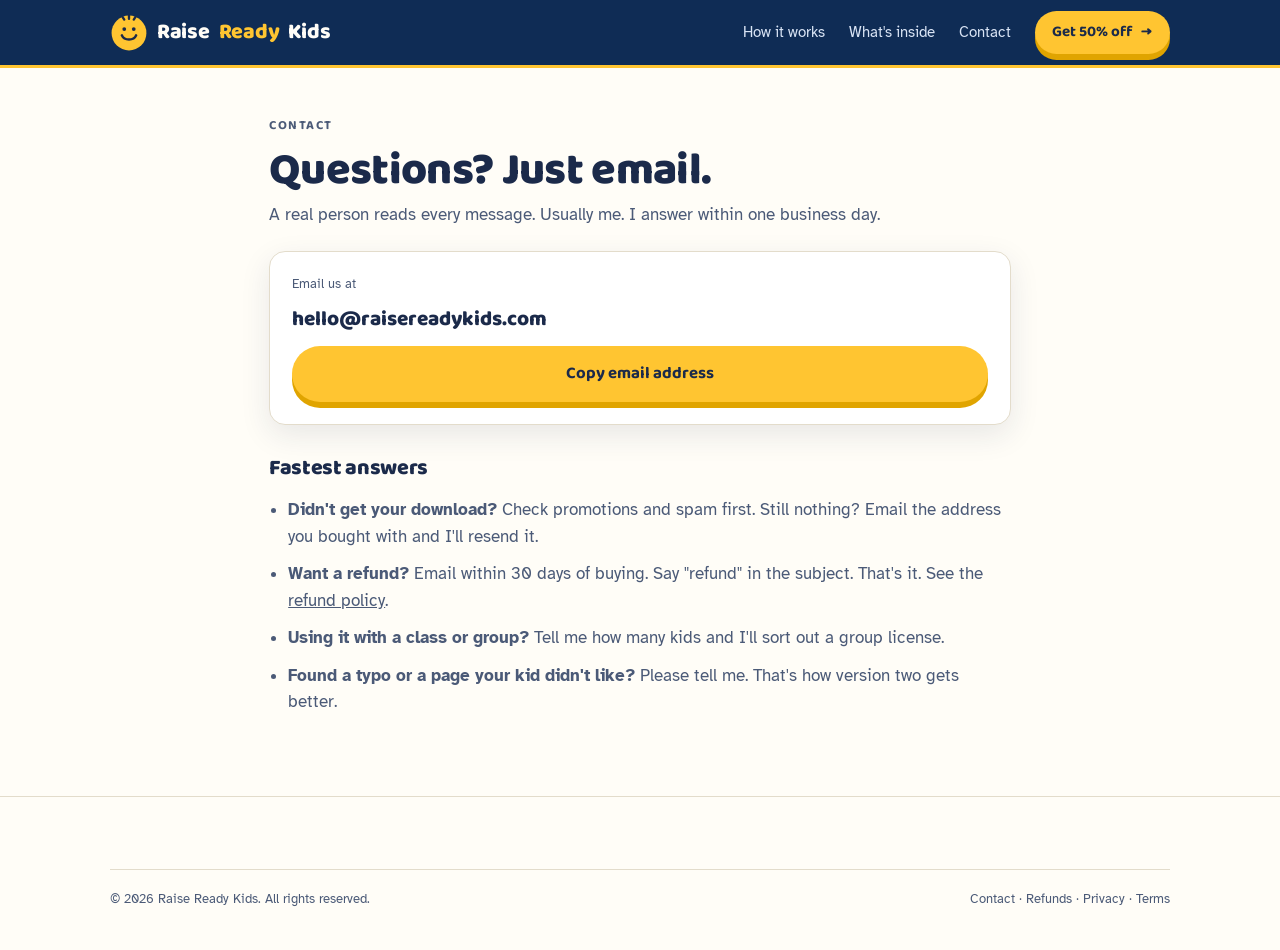
<file: contact.html>
<!doctype html>
<html lang="en" class="no-js">
<head>
<meta charset="utf-8">
<meta name="viewport" content="width=device-width, initial-scale=1, viewport-fit=cover">
<title>Contact — Raise Ready Kids</title>
<meta name="description" content="Questions about the Kids Life Skills Bundle? Email us. A real dad answers.">
<link rel="canonical" href="https://raisereadykids.com/contact.html">
<link rel="preconnect" href="https://fonts.googleapis.com">
<link rel="preconnect" href="https://fonts.gstatic.com" crossorigin>
<link rel="stylesheet" href="https://fonts.googleapis.com/css2?family=Baloo+2:wght@600;700;800&family=Atkinson+Hyperlegible:ital,wght@0,400;0,700;1,400&display=swap">
<link rel="stylesheet" href="/assets/styles.css?v=3">
</head>
<body>
<header class="site-header">
  <div class="container">
    <a class="brand" href="/" aria-label="Raise Ready Kids home"><svg viewBox="0 0 48 48" aria-hidden="true"><circle cx="24" cy="24" r="22" fill="#ffc531"/><path d="M15 27c3 7 15 7 18 0" fill="none" stroke="#1b2a4a" stroke-width="3.2" stroke-linecap="round"/><circle cx="18" cy="19" r="2.4" fill="#1b2a4a"/><circle cx="30" cy="19" r="2.4" fill="#1b2a4a"/><path d="M24 6v-4M30 7l2-3M18 7l-2-3" stroke="#1b2a4a" stroke-width="3" stroke-linecap="round"/></svg>Raise<span>Ready</span>Kids</a>
    <button class="nav-toggle" aria-label="Open menu" aria-expanded="false" aria-controls="nav">☰</button>
    <nav class="nav" id="nav" aria-label="Site">
      <a href="/#plan">How it works</a>
      <a href="/#get-list">What's inside</a>
      <a href="/contact.html">Contact</a>
      <a class="btn btn-cta" href="/#get">Get 50% off <span class="arr">→</span></a>
    </nav>
  </div>
</header>
<main class="legal-page">
  <div class="container">
    <p class="eyebrow">Contact</p>
    <h1>Questions? Just email.</h1>
    <p>A real person reads every message. Usually me. I answer within one business day.</p>
    <div class="contact-card">
      <span class="fine">Email us at</span>
      <span class="email">hello@raisereadykids.com</span>
      <button class="btn btn-cta" type="button" id="copyEmail" data-email="hello@raisereadykids.com">Copy email address</button>
    </div>
    <h2>Fastest answers</h2>
    <ul>
      <li><b>Didn't get your download?</b> Check promotions and spam first. Still nothing? Email the address you bought with and I'll resend it.</li>
      <li><b>Want a refund?</b> Email within 30 days of buying. Say "refund" in the subject. That's it. See the <a href="/refund-policy.html">refund policy</a>.</li>
      <li><b>Using it with a class or group?</b> Tell me how many kids and I'll sort out a group license.</li>
      <li><b>Found a typo or a page your kid didn't like?</b> Please tell me. That's how version two gets better.</li>
    </ul>
  </div>
</main>
<footer class="site-footer">
  <div class="container">
    <div class="legal">
      <span>© <span id="year">2026</span> Raise Ready Kids. All rights reserved.</span>
      <span><a href="/contact.html">Contact</a> · <a href="/refund-policy.html">Refunds</a> · <a href="/privacy.html">Privacy</a> · <a href="/terms.html">Terms</a></span>
    </div>
  </div>
</footer>
<script src="/assets/main.js?v=2"></script>
</body>
</html>
</file>
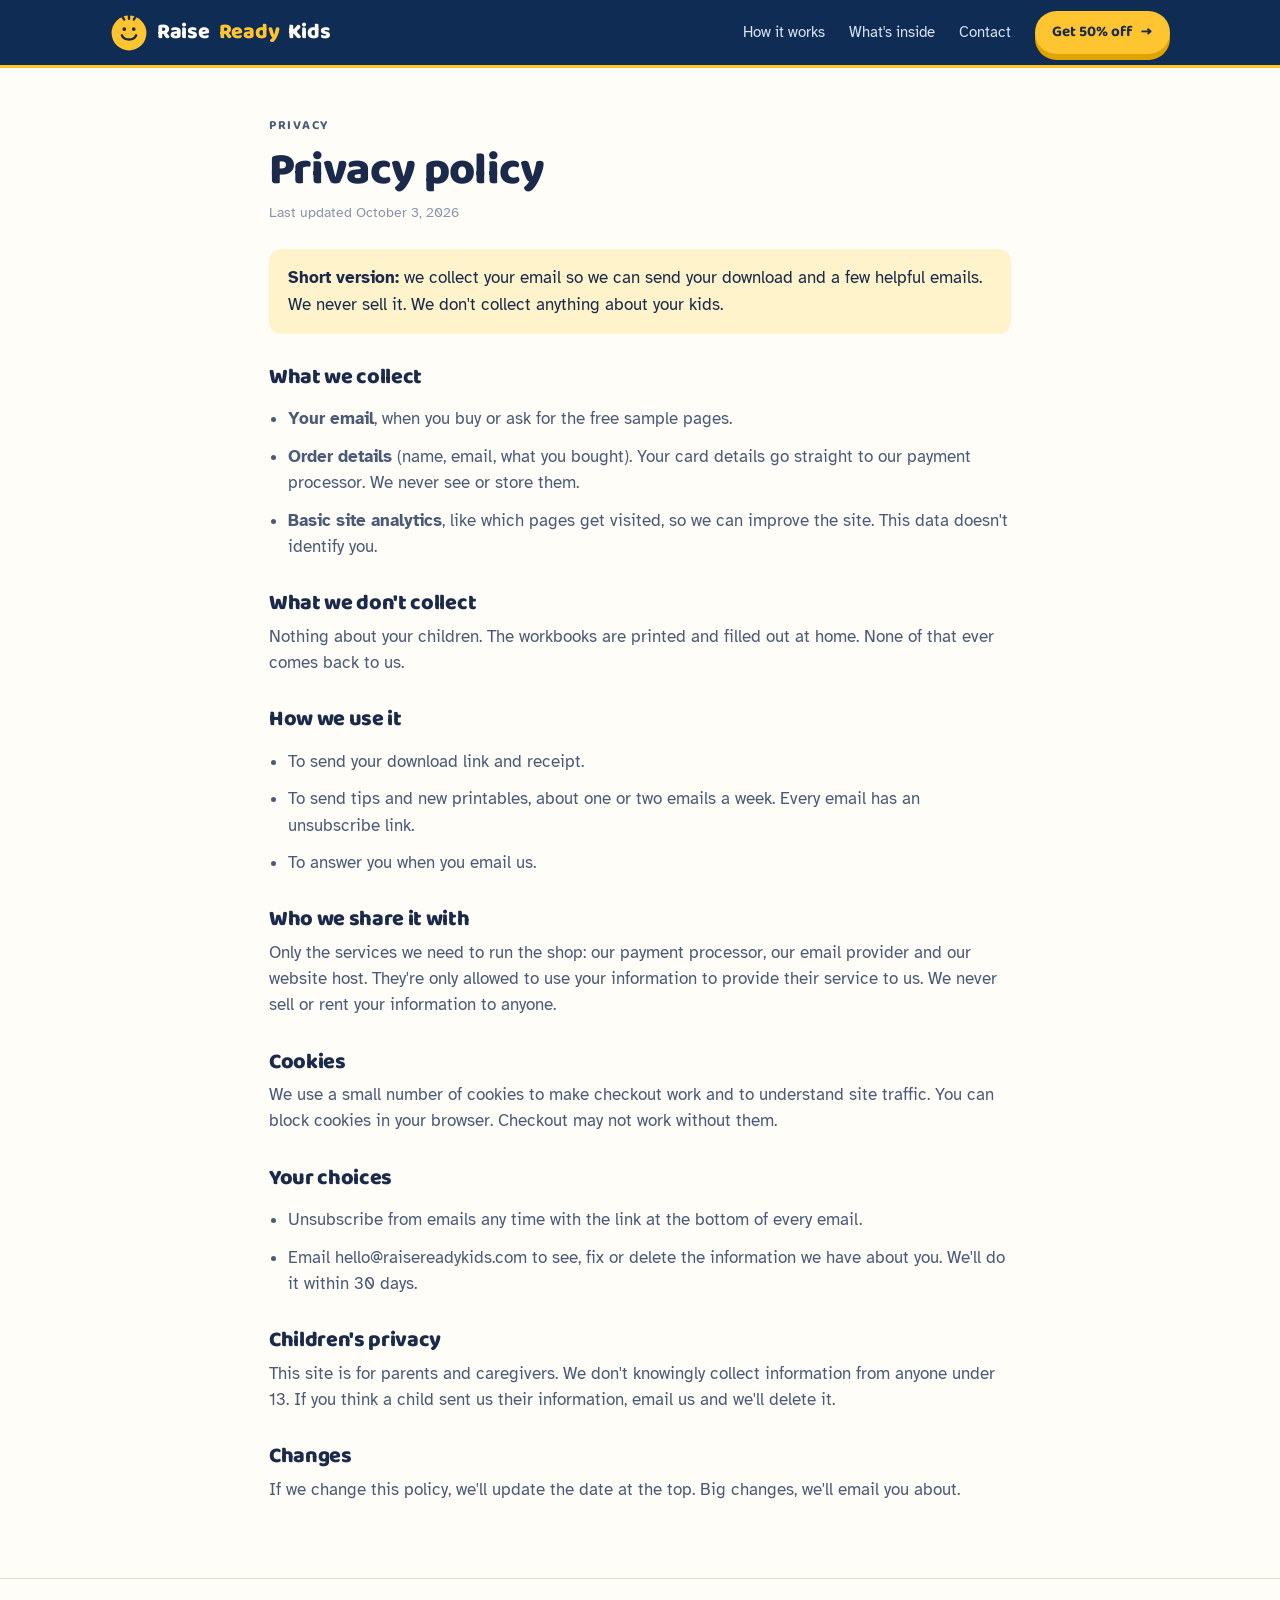
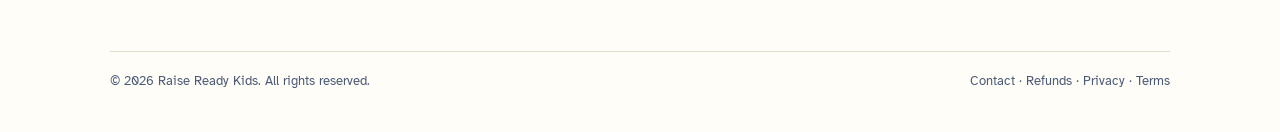
<file: privacy.html>
<!doctype html>
<html lang="en" class="no-js">
<head>
<meta charset="utf-8">
<meta name="viewport" content="width=device-width, initial-scale=1, viewport-fit=cover">
<title>Privacy policy — Raise Ready Kids</title>
<meta name="description" content="How Raise Ready Kids collects and uses your information. Short version: only what we need to send your download.">
<link rel="canonical" href="https://raisereadykids.com/privacy.html">
<link rel="preconnect" href="https://fonts.googleapis.com">
<link rel="preconnect" href="https://fonts.gstatic.com" crossorigin>
<link rel="stylesheet" href="https://fonts.googleapis.com/css2?family=Baloo+2:wght@600;700;800&family=Atkinson+Hyperlegible:ital,wght@0,400;0,700;1,400&display=swap">
<link rel="stylesheet" href="/assets/styles.css?v=3">
</head>
<body>
<header class="site-header">
  <div class="container">
    <a class="brand" href="/" aria-label="Raise Ready Kids home"><svg viewBox="0 0 48 48" aria-hidden="true"><circle cx="24" cy="24" r="22" fill="#ffc531"/><path d="M15 27c3 7 15 7 18 0" fill="none" stroke="#1b2a4a" stroke-width="3.2" stroke-linecap="round"/><circle cx="18" cy="19" r="2.4" fill="#1b2a4a"/><circle cx="30" cy="19" r="2.4" fill="#1b2a4a"/><path d="M24 6v-4M30 7l2-3M18 7l-2-3" stroke="#1b2a4a" stroke-width="3" stroke-linecap="round"/></svg>Raise<span>Ready</span>Kids</a>
    <button class="nav-toggle" aria-label="Open menu" aria-expanded="false" aria-controls="nav">☰</button>
    <nav class="nav" id="nav" aria-label="Site">
      <a href="/#plan">How it works</a>
      <a href="/#get-list">What's inside</a>
      <a href="/contact.html">Contact</a>
      <a class="btn btn-cta" href="/#get">Get 50% off <span class="arr">→</span></a>
    </nav>
  </div>
</header>
<main class="legal-page">
  <div class="container">
    <p class="eyebrow">Privacy</p>
    <h1>Privacy policy</h1>
    <p class="updated">Last updated October 3, 2026</p>
    <div class="callout"><b>Short version:</b> we collect your email so we can send your download and a few helpful emails. We never sell it. We don't collect anything about your kids.</div>
    <h2>What we collect</h2>
    <ul>
      <li><b>Your email</b>, when you buy or ask for the free sample pages.</li>
      <li><b>Order details</b> (name, email, what you bought). Your card details go straight to our payment processor. We never see or store them.</li>
      <li><b>Basic site analytics</b>, like which pages get visited, so we can improve the site. This data doesn't identify you.</li>
    </ul>
    <h2>What we don't collect</h2>
    <p>Nothing about your children. The workbooks are printed and filled out at home. None of that ever comes back to us.</p>
    <h2>How we use it</h2>
    <ul>
      <li>To send your download link and receipt.</li>
      <li>To send tips and new printables, about one or two emails a week. Every email has an unsubscribe link.</li>
      <li>To answer you when you email us.</li>
    </ul>
    <h2>Who we share it with</h2>
    <p>Only the services we need to run the shop: our payment processor, our email provider and our website host. They're only allowed to use your information to provide their service to us. We never sell or rent your information to anyone.</p>
    <h2>Cookies</h2>
    <p>We use a small number of cookies to make checkout work and to understand site traffic. You can block cookies in your browser. Checkout may not work without them.</p>
    <h2>Your choices</h2>
    <ul>
      <li>Unsubscribe from emails any time with the link at the bottom of every email.</li>
      <li>Email hello@raisereadykids.com to see, fix or delete the information we have about you. We'll do it within 30 days.</li>
    </ul>
    <h2>Children's privacy</h2>
    <p>This site is for parents and caregivers. We don't knowingly collect information from anyone under 13. If you think a child sent us their information, email us and we'll delete it.</p>
    <h2>Changes</h2>
    <p>If we change this policy, we'll update the date at the top. Big changes, we'll email you about.</p>
  </div>
</main>
<footer class="site-footer">
  <div class="container">
    <div class="legal">
      <span>© <span id="year">2026</span> Raise Ready Kids. All rights reserved.</span>
      <span><a href="/contact.html">Contact</a> · <a href="/refund-policy.html">Refunds</a> · <a href="/privacy.html">Privacy</a> · <a href="/terms.html">Terms</a></span>
    </div>
  </div>
</footer>
<script src="/assets/main.js?v=2"></script>
</body>
</html>
</file>
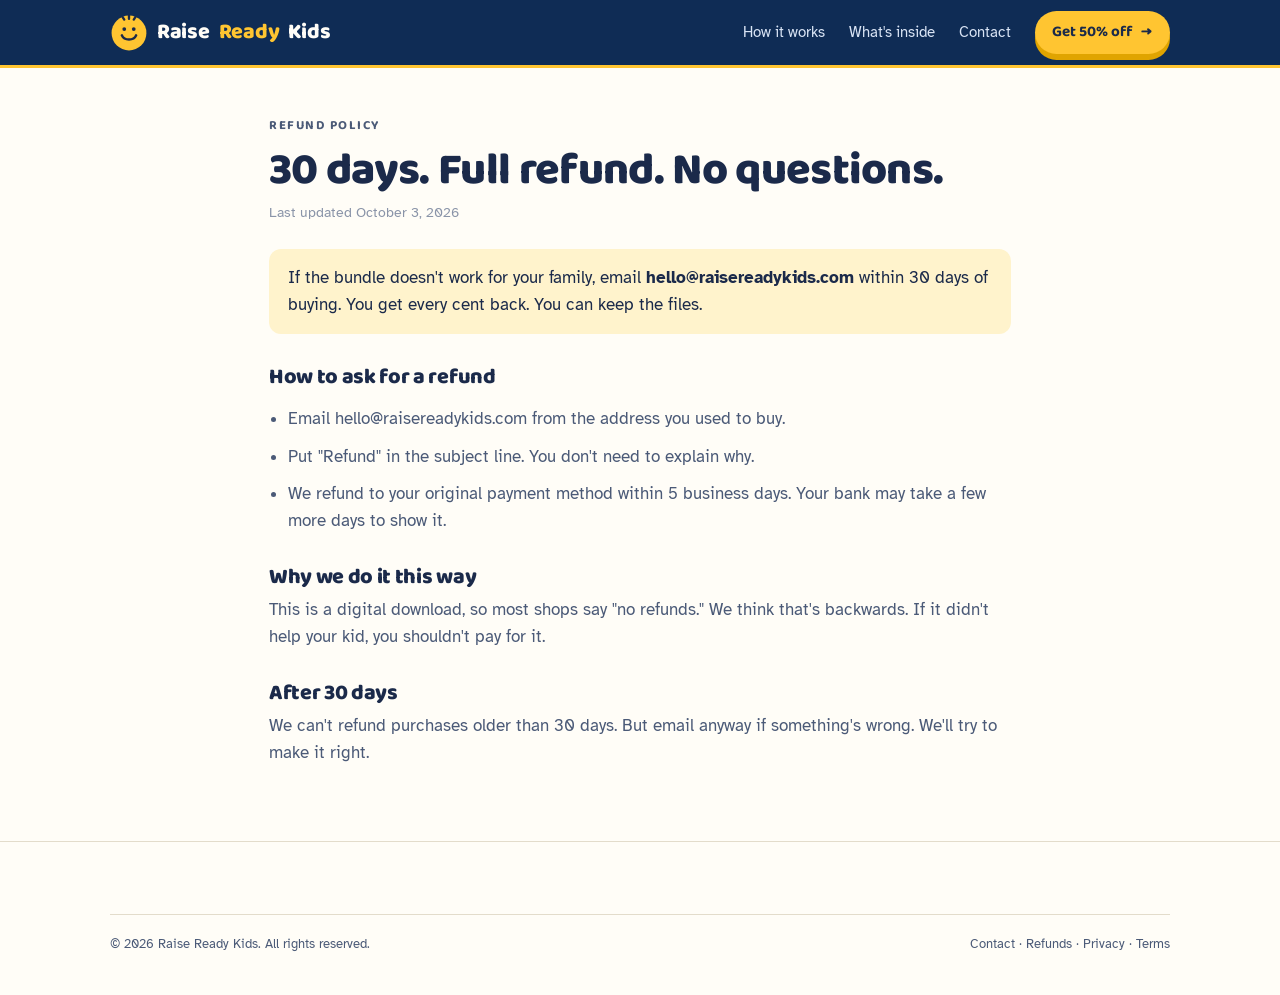
<file: refund-policy.html>
<!doctype html>
<html lang="en" class="no-js">
<head>
<meta charset="utf-8">
<meta name="viewport" content="width=device-width, initial-scale=1, viewport-fit=cover">
<title>Refund policy — Raise Ready Kids</title>
<meta name="description" content="30-day money-back guarantee on the Kids Life Skills Bundle. No forms. No questions.">
<link rel="canonical" href="https://raisereadykids.com/refund-policy.html">
<link rel="preconnect" href="https://fonts.googleapis.com">
<link rel="preconnect" href="https://fonts.gstatic.com" crossorigin>
<link rel="stylesheet" href="https://fonts.googleapis.com/css2?family=Baloo+2:wght@600;700;800&family=Atkinson+Hyperlegible:ital,wght@0,400;0,700;1,400&display=swap">
<link rel="stylesheet" href="/assets/styles.css?v=3">
</head>
<body>
<header class="site-header">
  <div class="container">
    <a class="brand" href="/" aria-label="Raise Ready Kids home"><svg viewBox="0 0 48 48" aria-hidden="true"><circle cx="24" cy="24" r="22" fill="#ffc531"/><path d="M15 27c3 7 15 7 18 0" fill="none" stroke="#1b2a4a" stroke-width="3.2" stroke-linecap="round"/><circle cx="18" cy="19" r="2.4" fill="#1b2a4a"/><circle cx="30" cy="19" r="2.4" fill="#1b2a4a"/><path d="M24 6v-4M30 7l2-3M18 7l-2-3" stroke="#1b2a4a" stroke-width="3" stroke-linecap="round"/></svg>Raise<span>Ready</span>Kids</a>
    <button class="nav-toggle" aria-label="Open menu" aria-expanded="false" aria-controls="nav">☰</button>
    <nav class="nav" id="nav" aria-label="Site">
      <a href="/#plan">How it works</a>
      <a href="/#get-list">What's inside</a>
      <a href="/contact.html">Contact</a>
      <a class="btn btn-cta" href="/#get">Get 50% off <span class="arr">→</span></a>
    </nav>
  </div>
</header>
<main class="legal-page">
  <div class="container">
    <p class="eyebrow">Refund policy</p>
    <h1>30 days. Full refund. No questions.</h1>
    <p class="updated">Last updated October 3, 2026</p>
    <div class="callout">If the bundle doesn't work for your family, email <b>hello@raisereadykids.com</b> within 30 days of buying. You get every cent back. You can keep the files.</div>
    <h2>How to ask for a refund</h2>
    <ul>
      <li>Email hello@raisereadykids.com from the address you used to buy.</li>
      <li>Put "Refund" in the subject line. You don't need to explain why.</li>
      <li>We refund to your original payment method within 5 business days. Your bank may take a few more days to show it.</li>
    </ul>
    <h2>Why we do it this way</h2>
    <p>This is a digital download, so most shops say "no refunds." We think that's backwards. If it didn't help your kid, you shouldn't pay for it.</p>
    <h2>After 30 days</h2>
    <p>We can't refund purchases older than 30 days. But email anyway if something's wrong. We'll try to make it right.</p>
  </div>
</main>
<footer class="site-footer">
  <div class="container">
    <div class="legal">
      <span>© <span id="year">2026</span> Raise Ready Kids. All rights reserved.</span>
      <span><a href="/contact.html">Contact</a> · <a href="/refund-policy.html">Refunds</a> · <a href="/privacy.html">Privacy</a> · <a href="/terms.html">Terms</a></span>
    </div>
  </div>
</footer>
<script src="/assets/main.js?v=2"></script>
</body>
</html>
</file>
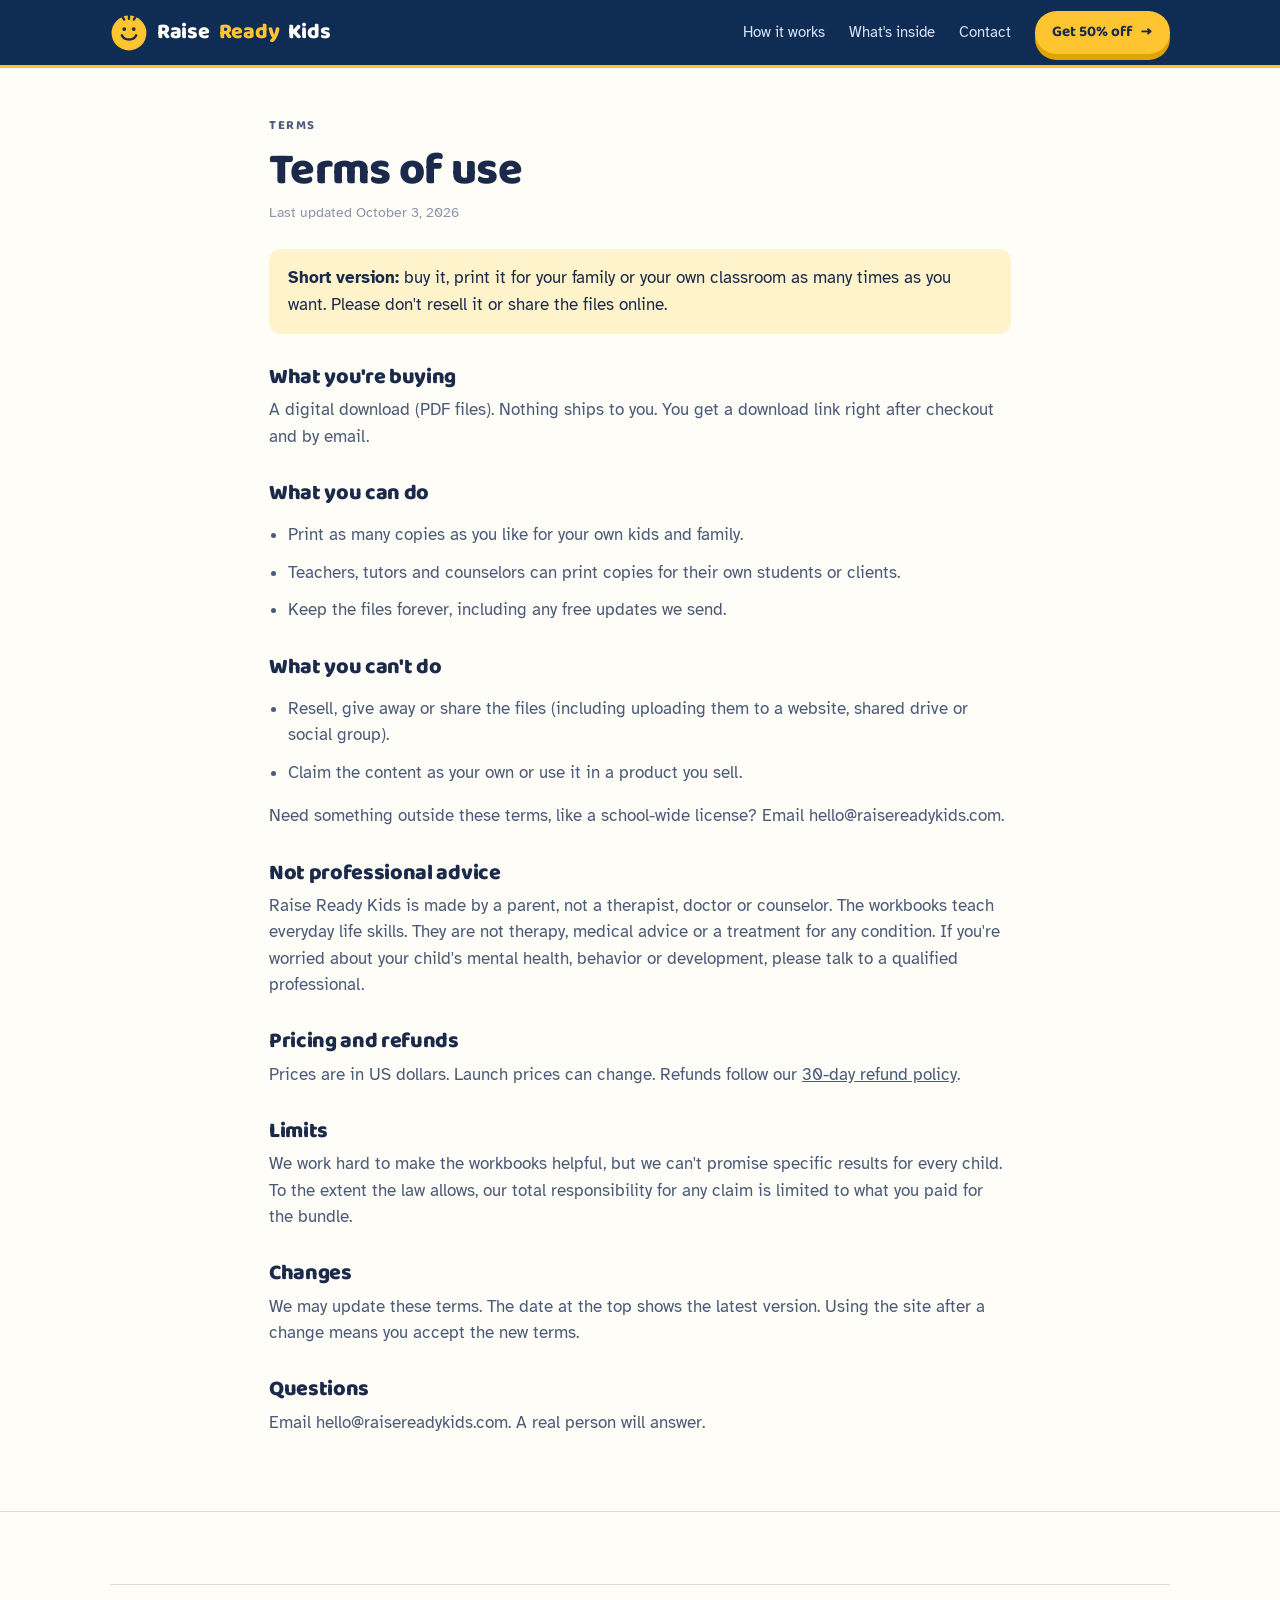
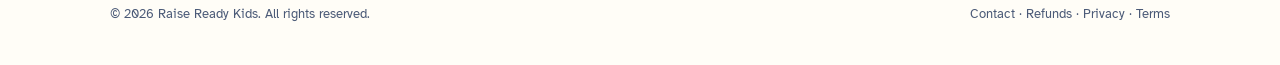
<file: terms.html>
<!doctype html>
<html lang="en" class="no-js">
<head>
<meta charset="utf-8">
<meta name="viewport" content="width=device-width, initial-scale=1, viewport-fit=cover">
<title>Terms of use — Raise Ready Kids</title>
<meta name="description" content="The terms for buying and using the Raise Ready Kids printable workbooks, in plain English.">
<link rel="canonical" href="https://raisereadykids.com/terms.html">
<link rel="preconnect" href="https://fonts.googleapis.com">
<link rel="preconnect" href="https://fonts.gstatic.com" crossorigin>
<link rel="stylesheet" href="https://fonts.googleapis.com/css2?family=Baloo+2:wght@600;700;800&family=Atkinson+Hyperlegible:ital,wght@0,400;0,700;1,400&display=swap">
<link rel="stylesheet" href="/assets/styles.css?v=3">
</head>
<body>
<header class="site-header">
  <div class="container">
    <a class="brand" href="/" aria-label="Raise Ready Kids home"><svg viewBox="0 0 48 48" aria-hidden="true"><circle cx="24" cy="24" r="22" fill="#ffc531"/><path d="M15 27c3 7 15 7 18 0" fill="none" stroke="#1b2a4a" stroke-width="3.2" stroke-linecap="round"/><circle cx="18" cy="19" r="2.4" fill="#1b2a4a"/><circle cx="30" cy="19" r="2.4" fill="#1b2a4a"/><path d="M24 6v-4M30 7l2-3M18 7l-2-3" stroke="#1b2a4a" stroke-width="3" stroke-linecap="round"/></svg>Raise<span>Ready</span>Kids</a>
    <button class="nav-toggle" aria-label="Open menu" aria-expanded="false" aria-controls="nav">☰</button>
    <nav class="nav" id="nav" aria-label="Site">
      <a href="/#plan">How it works</a>
      <a href="/#get-list">What's inside</a>
      <a href="/contact.html">Contact</a>
      <a class="btn btn-cta" href="/#get">Get 50% off <span class="arr">→</span></a>
    </nav>
  </div>
</header>
<main class="legal-page">
  <div class="container">
    <p class="eyebrow">Terms</p>
    <h1>Terms of use</h1>
    <p class="updated">Last updated October 3, 2026</p>
    <div class="callout"><b>Short version:</b> buy it, print it for your family or your own classroom as many times as you want. Please don't resell it or share the files online.</div>
    <h2>What you're buying</h2>
    <p>A digital download (PDF files). Nothing ships to you. You get a download link right after checkout and by email.</p>
    <h2>What you can do</h2>
    <ul>
      <li>Print as many copies as you like for your own kids and family.</li>
      <li>Teachers, tutors and counselors can print copies for their own students or clients.</li>
      <li>Keep the files forever, including any free updates we send.</li>
    </ul>
    <h2>What you can't do</h2>
    <ul>
      <li>Resell, give away or share the files (including uploading them to a website, shared drive or social group).</li>
      <li>Claim the content as your own or use it in a product you sell.</li>
    </ul>
    <p>Need something outside these terms, like a school-wide license? Email hello@raisereadykids.com.</p>
    <h2>Not professional advice</h2>
    <p>Raise Ready Kids is made by a parent, not a therapist, doctor or counselor. The workbooks teach everyday life skills. They are not therapy, medical advice or a treatment for any condition. If you're worried about your child's mental health, behavior or development, please talk to a qualified professional.</p>
    <h2>Pricing and refunds</h2>
    <p>Prices are in US dollars. Launch prices can change. Refunds follow our <a href="/refund-policy.html">30-day refund policy</a>.</p>
    <h2>Limits</h2>
    <p>We work hard to make the workbooks helpful, but we can't promise specific results for every child. To the extent the law allows, our total responsibility for any claim is limited to what you paid for the bundle.</p>
    <h2>Changes</h2>
    <p>We may update these terms. The date at the top shows the latest version. Using the site after a change means you accept the new terms.</p>
    <h2>Questions</h2>
    <p>Email hello@raisereadykids.com. A real person will answer.</p>
  </div>
</main>
<footer class="site-footer">
  <div class="container">
    <div class="legal">
      <span>© <span id="year">2026</span> Raise Ready Kids. All rights reserved.</span>
      <span><a href="/contact.html">Contact</a> · <a href="/refund-policy.html">Refunds</a> · <a href="/privacy.html">Privacy</a> · <a href="/terms.html">Terms</a></span>
    </div>
  </div>
</footer>
<script src="/assets/main.js?v=2"></script>
</body>
</html>
</file>
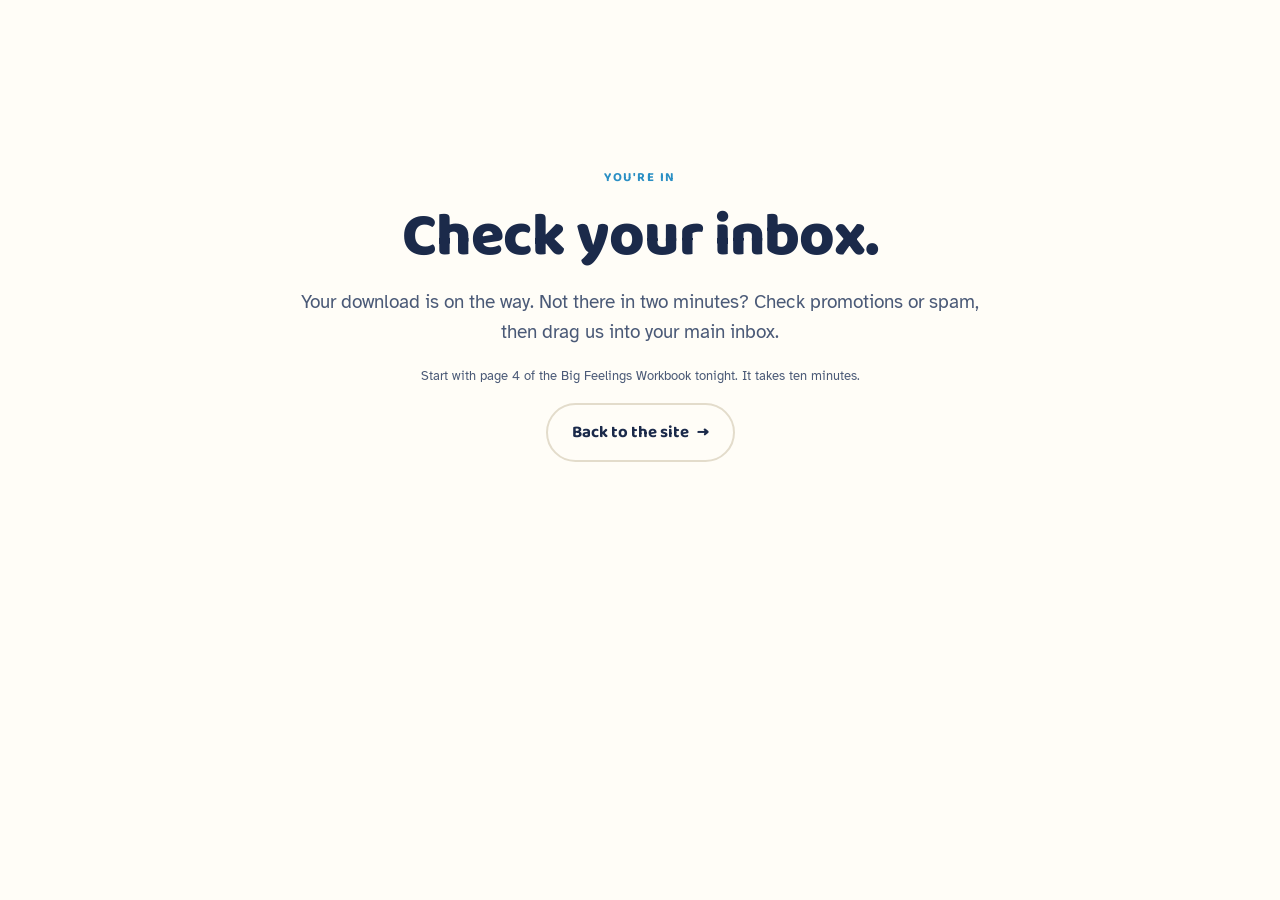
<file: thank-you.html>
<!doctype html>
<html lang="en">
<head>
<meta charset="utf-8">
<meta name="viewport" content="width=device-width, initial-scale=1, viewport-fit=cover">
<title>You're in — Raise Ready Kids</title>
<meta name="robots" content="noindex">
<link rel="stylesheet" href="https://fonts.googleapis.com/css2?family=Baloo+2:wght@700;800&family=Atkinson+Hyperlegible&display=swap">
<link rel="stylesheet" href="/assets/styles.css?v=1">
</head>
<body>
<main class="sec final" style="min-height:70vh;display:grid;place-items:center">
  <div class="container">
    <p class="eyebrow">You're in</p>
    <h1>Check your inbox.</h1>
    <p class="lead">Your download is on the way. Not there in two minutes? Check promotions or spam, then drag us into your main inbox.</p>
    <p class="fine">Start with page 4 of the Big Feelings Workbook tonight. It takes ten minutes.</p>
    <a class="btn btn-ghost" href="/">Back to the site <span class="arr">→</span></a>
  </div>
</main>
</body>
</html>
</file>
<file: assets/styles.css>
/* Raise Ready Kids — house stylesheet
   Layout: one 1100px column. Alternating sections (sec / alt / blue). StoryBrand order.
   Feel: a dad's kitchen-table workbook. Ink navy, school-bus yellow, construction-paper blue, paper white. */

:root{
  --paper:#fffdf7; --paper-2:#f6f1e4; --card:#ffffff;
  --ink:#1b2a4a; --muted:#4b5a77; --faint:#8a94a8; --rule:#e3dccb;
  --accent:#ffc531; --accent-deep:#e0a400; --accent-soft:#fff3cc; --accent-ink:#1b2a4a;
  --blue:#1f4e8c; --blue-ink:#0f2c55; --sky:#bfe3f5; --sky-deep:#2a8fc4;
  --grass:#5cb85c; --coral:#ff7a59;
  --radius:16px;
  --shadow:0 10px 30px rgba(27,42,74,.10);
  --display:"Baloo 2","Trebuchet MS",system-ui,sans-serif;
  --body:"Atkinson Hyperlegible","Helvetica Neue",Arial,sans-serif;
  --ease:cubic-bezier(.2,.7,.2,1);
  color-scheme:light;
}
@media (prefers-color-scheme: dark){
  :root:not([data-theme="light"]){
    --paper:#141b2b; --paper-2:#1c2538; --card:#1c2538;
    --ink:#f2eee3; --muted:#b8bfd0; --faint:#7f889c; --rule:#2d3850;
    --accent-soft:#3a3214; --accent-deep:#ffd45e;
    --blue:#1a3f72; --blue-ink:#0d2446; --sky:#1f3b52; --sky-deep:#6cc0ee;
    --shadow:0 10px 30px rgba(0,0,0,.35); color-scheme:dark;
  }
}
:root[data-theme="dark"]{
  --paper:#141b2b; --paper-2:#1c2538; --card:#1c2538;
  --ink:#f2eee3; --muted:#b8bfd0; --faint:#7f889c; --rule:#2d3850;
  --accent-soft:#3a3214; --accent-deep:#ffd45e;
  --blue:#1a3f72; --blue-ink:#0d2446; --sky:#1f3b52; --sky-deep:#6cc0ee;
  --shadow:0 10px 30px rgba(0,0,0,.35); color-scheme:dark;
}

*{box-sizing:border-box}
[hidden]{display:none!important}
html{scroll-behavior:smooth}
html,body{margin:0}
body{background:var(--paper);color:var(--ink);font-family:var(--body);font-size:17px;line-height:1.55;-webkit-font-smoothing:antialiased}
img,svg,video{max-width:100%;display:block}
a{color:inherit}
h1,h2,h3{font-family:var(--display);line-height:1.08;margin:0;text-wrap:balance;letter-spacing:-.015em}
h1{font-size:clamp(2.2rem,6.2vw,3.8rem);font-weight:800}
h2{font-size:clamp(1.8rem,4.4vw,2.7rem);font-weight:800}
h3{font-size:1.25rem;font-weight:700}
p{margin:0}
.container{width:min(1100px,100%);margin-inline:auto;padding-inline:20px}
.readable{max-width:40em}
.hl{color:var(--coral)}
.blue .hl{color:var(--accent)}

/* buttons */
.btn{display:inline-flex;align-items:center;justify-content:center;gap:.5rem;font-family:var(--display);font-weight:700;font-size:1.05rem;padding:.9rem 1.5rem;border-radius:999px;border:0;cursor:pointer;text-decoration:none;transition:transform .15s var(--ease),box-shadow .15s var(--ease),background .15s}
.btn .arr{display:inline-block;transition:transform .2s var(--ease)}
.btn:hover .arr{transform:translateX(4px)}
.btn:focus-visible,input:focus-visible,summary:focus-visible,button:focus-visible{outline:3px solid var(--sky-deep);outline-offset:3px}
.btn-cta{background:var(--accent);color:var(--accent-ink);box-shadow:0 6px 0 var(--accent-deep)}
.btn-cta:hover{transform:translateY(-2px)}
.btn-cta:active{transform:translateY(3px);box-shadow:0 2px 0 var(--accent-deep)}
.btn-ghost{background:transparent;color:var(--ink);border:2px solid var(--rule)}
.btn-ghost:hover{border-color:var(--ink)}
.btn-light{background:#fffdf7;color:#1b2a4a}
.btn-lg{font-size:1.15rem;padding:1.05rem 1.9rem}
.btn-block{width:100%}
.link{font-weight:700;text-decoration:none;color:var(--sky-deep)}
.link .arr{display:inline-block;transition:transform .2s var(--ease)}
.link:hover .arr{transform:translateX(4px)}
.fine{font-size:.82rem;color:var(--muted)}
.blue .fine{color:#cfdcf0}

/* top bar */
.urgent{background:var(--ink);color:#fffdf7;font-size:.92rem;padding-block:.55rem;transition:max-height .3s,opacity .3s;max-height:80px;overflow:hidden}
.urgent.is-hidden{max-height:0;opacity:0;padding:0}
.urgent .container{display:flex;flex-wrap:wrap;gap:.4rem 1rem;align-items:center;justify-content:center;text-align:center;position:relative}
.urgent strong{font-family:var(--display)}
.timer{display:inline-flex;gap:.35rem;font-variant-numeric:tabular-nums}
.timer span{background:rgba(255,255,255,.12);padding:.1rem .5rem;border-radius:6px;font-weight:700;min-width:2.6em;text-align:center}
.timer small{display:block;font-size:.6rem;opacity:.75;font-weight:400;letter-spacing:.08em}
.urgent .x{position:absolute;right:0;top:50%;transform:translateY(-50%);background:none;border:0;color:#fffdf7;font-size:1.3rem;cursor:pointer;padding:.2rem .6rem;opacity:.7}
.urgent .x:hover{opacity:1}

/* header: navy bar so it reads as a header, not a gap */
.site-header{position:sticky;top:env(safe-area-inset-top,0px);z-index:40;background:var(--blue-ink);color:#fffdf7;border-bottom:3px solid var(--accent);transition:box-shadow .25s,background .25s}
.site-header.scrolled{background:rgba(15,44,85,.96);box-shadow:0 6px 24px rgba(0,0,0,.25);-webkit-backdrop-filter:blur(8px);backdrop-filter:blur(8px)}
.site-header .container{display:flex;align-items:center;justify-content:space-between;gap:1rem;padding-block:.7rem}
.brand{display:flex;align-items:center;gap:.55rem;text-decoration:none;font-family:var(--display);font-weight:800;font-size:1.35rem;letter-spacing:-.01em;color:inherit}
.brand svg{width:38px;height:38px;flex:none;transition:transform .5s var(--ease)}
.brand:hover svg{transform:rotate(-12deg) scale(1.06)}
.brand span{color:var(--accent)}
.site-footer .brand span{color:var(--coral)}
.nav{display:flex;align-items:center;gap:1.5rem;font-size:.95rem}
.nav a:not(.btn){text-decoration:none;color:#d9e4f5;position:relative;padding-block:.2rem}
.nav a:not(.btn)::after{content:"";position:absolute;left:0;right:0;bottom:-2px;height:2px;background:var(--accent);transform:scaleX(0);transform-origin:left;transition:transform .25s var(--ease)}
.nav a:not(.btn):hover{color:#fffdf7}
.nav a:not(.btn):hover::after{transform:scaleX(1)}
.nav .btn{padding:.6rem 1.1rem;font-size:.95rem}
.nav-toggle{display:none;background:rgba(255,255,255,.08);border:2px solid rgba(255,255,255,.25);border-radius:10px;font-size:1.3rem;line-height:1;padding:.35rem .65rem;cursor:pointer;color:#fffdf7}
@media (max-width:760px){
  .nav-toggle{display:block}
  .nav{display:none;position:absolute;left:0;right:0;top:100%;background:var(--blue-ink);border-bottom:3px solid var(--accent);flex-direction:column;align-items:stretch;padding:1rem 20px 1.3rem;gap:.9rem;box-shadow:0 14px 30px rgba(0,0,0,.25)}
  .nav.open{display:flex;animation:fadeup .25s var(--ease)}
  .nav a:not(.btn){font-size:1.1rem;padding:.35rem 0;border-bottom:1px solid rgba(255,255,255,.1)}
  .nav a:not(.btn)::after{display:none}
  .nav .btn{margin-top:.3rem}
}

/* top bar: yellow so it separates from the navy header */
.urgent{background:var(--accent);color:#1b2a4a}
.urgent .timer span{background:rgba(27,42,74,.12)}
.urgent .x{color:#1b2a4a}

/* sections */
.sec{padding-block:4rem}
.sec.alt{background:var(--paper-2)}
.sec.blue{background:var(--blue);color:#fffdf7}
.sec.blue .eyebrow{color:#bcd0ff}
.sec.blue .lead{color:#d9e4f5}
.head{display:grid;gap:.6rem;max-width:42em;margin-bottom:2.2rem}
.head.center{margin-inline:auto;text-align:center;justify-items:center}
.eyebrow{font-family:var(--display);font-weight:700;font-size:.8rem;letter-spacing:.12em;text-transform:uppercase;color:var(--sky-deep)}
.lead{font-size:1.15rem;color:var(--muted);max-width:36em}
.underline{height:8px;width:140px;border-radius:999px;background:var(--accent)}
@media (max-width:760px){.sec{padding-block:3rem}}

/* hero */
.hero{padding-block:3rem 2.5rem;background:radial-gradient(900px 420px at 88% -10%,var(--sky) 0,transparent 60%),var(--paper);overflow:hidden}
.hero .container{display:grid;grid-template-columns:1.05fr .95fr;gap:2.5rem;align-items:center}
@media (max-width:860px){.hero .container{grid-template-columns:1fr}}
.hero .lead{margin-top:1rem}
.hero .actions{display:flex;flex-wrap:wrap;gap:.8rem 1.2rem;align-items:center;margin-top:1.5rem}
.hero .micro{margin-top:1rem}
.pills{display:flex;flex-wrap:wrap;gap:.5rem;margin-bottom:1.1rem}
.pill{display:inline-flex;align-items:center;gap:.4rem;background:var(--card);border:1px solid var(--rule);border-radius:999px;padding:.35rem .8rem;font-size:.85rem;font-weight:700;box-shadow:var(--shadow)}
.pill .dot{width:9px;height:9px;border-radius:50%;background:var(--grass)}

/* hero entrance */
.h-in{opacity:0;transform:translateY(14px);animation:fadeup .7s var(--ease) forwards}
.h-in.d1{animation-delay:.08s}.h-in.d2{animation-delay:.18s}.h-in.d3{animation-delay:.28s}.h-in.d4{animation-delay:.38s}.h-in.d5{animation-delay:.5s}
@keyframes fadeup{from{opacity:0;transform:translateY(14px)}to{opacity:1;transform:none}}

/* book stack */
.stack{display:grid;grid-template-columns:1fr 1.5fr 1fr;gap:.9rem;align-items:center}
.col{display:grid;gap:.9rem}
.mini{background:var(--card);border-radius:12px;box-shadow:var(--shadow);padding:.6rem;display:grid;gap:.5rem;border:1px solid var(--rule);transition:transform .3s var(--ease)}
.mini:hover{transform:translateY(-4px) rotate(-1deg)}
.mini .thumb{aspect-ratio:3/4;border-radius:8px;display:grid;place-items:center;font-family:var(--display);font-weight:800;text-align:center;padding:.5rem;font-size:.8rem;line-height:1.15;color:#1b2a4a}
.mini .tag{font-size:.72rem;font-weight:700;text-align:center;color:var(--muted)}
.cover{aspect-ratio:3/4;border-radius:14px 22px 22px 14px;background:#fffdf7;box-shadow:var(--shadow),inset 14px 0 0 -8px var(--ink);position:relative;overflow:hidden;color:#1b2a4a;padding:1.4rem 1.2rem 1.2rem 1.9rem;display:flex;flex-direction:column;justify-content:space-between;border:1px solid var(--rule);animation:float 6s ease-in-out infinite}
@keyframes float{0%,100%{transform:translateY(0) rotate(-1deg)}50%{transform:translateY(-8px) rotate(1deg)}}
.cover .spiral{position:absolute;left:4px;top:8%;bottom:8%;width:10px;display:flex;flex-direction:column;justify-content:space-between}
.cover .spiral i{width:10px;height:10px;border-radius:50%;background:#f6f1e4;border:2px solid #8e9ab5}
.cover h3{font-size:clamp(1.3rem,3.4vw,2rem);line-height:.95;font-weight:800}
.cover h3 b{display:block;color:var(--coral);font-size:1.25em}
.cover .sub{font-size:.7rem;letter-spacing:.14em;text-transform:uppercase;font-weight:700}
.cover .art{height:36%;border-radius:10px;background:
  radial-gradient(circle at 20% 80%,#5cb85c 0 18%,transparent 19%),
  radial-gradient(circle at 50% 70%,#ffc531 0 22%,transparent 23%),
  radial-gradient(circle at 80% 85%,#2a8fc4 0 18%,transparent 19%),
  linear-gradient(to top,#e8f5e3 0 30%,transparent 30%)}
.strip{margin-top:1.2rem;background:var(--ink);color:#fffdf7;border-radius:12px;padding:.8rem 1rem;display:flex;align-items:center;justify-content:space-between;gap:1rem;font-size:.9rem}
.strip b{font-family:var(--display);color:var(--accent)}

/* numbered problems */
.probs{display:grid;grid-template-columns:repeat(3,1fr);gap:1.2rem}
@media (max-width:860px){.probs{grid-template-columns:1fr}}
.prob{background:var(--card);border:1px solid var(--rule);border-radius:var(--radius);padding:1.4rem;display:grid;gap:.6rem;box-shadow:var(--shadow)}
.prob .n{font-family:var(--display);font-weight:800;font-size:.85rem;color:var(--coral);letter-spacing:.1em}
.prob p{color:var(--muted)}

/* guide */
.guide{display:grid;grid-template-columns:auto 1fr;gap:2.2rem;align-items:center}
@media (max-width:760px){.guide{grid-template-columns:1fr;justify-items:center;text-align:center}}
.avatar{width:160px;height:160px;border-radius:50%;background:var(--card);border:6px solid var(--accent);display:grid;place-items:center;font-family:var(--display);font-weight:800;font-size:.85rem;text-align:center;color:var(--muted);padding:.6rem;box-shadow:var(--shadow);overflow:hidden}
.avatar img{width:100%;height:100%;object-fit:cover}
.guide blockquote{margin:0;font-size:1.15rem;display:grid;gap:.9rem}
.guide cite{font-style:normal;font-weight:700;color:var(--muted);font-size:.95rem}
.auth{display:grid;grid-template-columns:repeat(3,1fr);gap:1rem;margin-top:2.2rem}
@media (max-width:760px){.auth{grid-template-columns:1fr}}
.auth .a{background:var(--card);border:1px solid var(--rule);border-radius:12px;padding:1rem 1.1rem;display:grid;gap:.3rem}
.auth .a b{font-family:var(--display)}
.auth .a span{color:var(--muted);font-size:.95rem}

/* pinned plan */
.plan{display:grid;grid-template-columns:1fr 1fr;gap:3rem;align-items:start}
@media (max-width:860px){.plan{grid-template-columns:1fr}}
.pin{position:sticky;top:calc(env(safe-area-inset-top,0px) + 96px)}
.frames{position:relative;aspect-ratio:4/3;border-radius:var(--radius);overflow:hidden;box-shadow:var(--shadow);border:1px solid var(--rule);background:var(--card)}
.frame{position:absolute;inset:0;display:grid;place-items:center;padding:1.5rem;opacity:0;transform:scale(1.03);transition:opacity .5s var(--ease),transform .6s var(--ease)}
.frame.active{opacity:1;transform:none}
.frame .cap{position:absolute;left:1rem;bottom:1rem;background:var(--ink);color:#fffdf7;font-family:var(--display);font-weight:700;padding:.4rem .9rem;border-radius:999px;font-size:.9rem}
.f1{background:linear-gradient(135deg,#d6ecfb,#fffdf7)}
.f2{background:linear-gradient(135deg,#ffe9a8,#fffdf7)}
.f3{background:linear-gradient(135deg,#dff3d8,#fffdf7)}
.frame .ico{width:min(60%,220px);aspect-ratio:1;border-radius:24px;background:var(--card);box-shadow:var(--shadow);display:grid;place-items:center;font-size:clamp(3rem,9vw,5.5rem)}
.steps{display:grid;gap:1.6rem}
@media (max-width:860px){.pin{position:static}.steps{gap:1.2rem}}
.step{display:grid;grid-template-columns:auto 1fr;gap:1rem;padding:1.3rem;border-radius:var(--radius);border:1px solid var(--rule);background:var(--card);transition:border-color .3s,transform .3s var(--ease),box-shadow .3s}
.step.active{border-color:var(--accent);box-shadow:var(--shadow);transform:translateX(6px)}
.step .num{width:40px;height:40px;border-radius:50%;background:var(--accent);color:#1b2a4a;font-family:var(--display);font-weight:800;display:grid;place-items:center;font-size:1.1rem}
.step .k{font-family:var(--display);font-weight:700;font-size:.8rem;letter-spacing:.1em;text-transform:uppercase;color:var(--sky-deep)}
.step p{color:var(--muted);margin-top:.3rem}
.plan-cta{margin-top:2.4rem;text-align:center;display:grid;gap:.8rem;justify-items:center}

/* what you get */
.stats{display:grid;grid-template-columns:repeat(4,1fr);gap:1rem;margin-bottom:2.2rem}
@media (max-width:760px){.stats{grid-template-columns:repeat(2,1fr)}}
.stat{background:rgba(255,255,255,.08);border:1px solid rgba(255,255,255,.18);border-radius:12px;padding:1.1rem;text-align:center}
.stat .v{font-family:var(--display);font-weight:800;font-size:clamp(2rem,5vw,2.8rem);color:var(--accent);line-height:1;font-variant-numeric:tabular-nums}
.stat .l{font-size:.9rem;color:#d9e4f5;margin-top:.3rem}
.books{display:grid;grid-template-columns:repeat(2,1fr);gap:.9rem}
@media (max-width:760px){.books{grid-template-columns:1fr}}
.book{display:grid;grid-template-columns:auto 1fr;gap:.9rem;align-items:start;background:rgba(255,255,255,.07);border:1px solid rgba(255,255,255,.16);border-radius:12px;padding:1rem 1.1rem;transition:background .2s,transform .2s var(--ease)}
.book:hover{background:rgba(255,255,255,.12);transform:translateY(-2px)}
.book .ic{font-size:1.5rem;line-height:1}
.book b{font-family:var(--display);display:block}
.book span{font-size:.92rem;color:#d9e4f5}

/* benefits table */
.bene{width:100%;border-collapse:separate;border-spacing:0;border:1px solid var(--rule);border-radius:14px;overflow:hidden;background:var(--card);box-shadow:var(--shadow)}
.bene td{padding:.95rem 1.1rem;border-top:1px solid var(--rule)}
.bene tr:first-child td{border-top:0}
.bene td:first-child{font-weight:700}
.bene td:last-child{width:3.5rem;text-align:center}
.bene .check{margin:0 auto}
.bene tr{transition:background .2s}
.bene tr:hover{background:var(--accent-soft)}

/* three tracks */
.pillars{display:grid;grid-template-columns:repeat(3,1fr);gap:1.2rem}
@media (max-width:860px){.pillars{grid-template-columns:1fr}}
.pillar{background:var(--card);border:1px solid var(--rule);border-radius:var(--radius);padding:1.3rem;display:grid;gap:.7rem;box-shadow:var(--shadow)}
.pillar .chip{justify-self:start;font-family:var(--display);font-weight:700;font-size:.78rem;letter-spacing:.06em;text-transform:uppercase;padding:.35rem .8rem;border-radius:8px;color:#1b2a4a}
.pillar ul{margin:0;padding-left:1.1rem;color:var(--muted);font-size:.95rem;display:grid;gap:.25rem}
.pages{display:flex;gap:.4rem}
.pages i{flex:1;aspect-ratio:3/4;border-radius:6px;background:var(--paper-2);border:1px solid var(--rule);position:relative;overflow:hidden;transition:transform .3s var(--ease)}
.pillar:hover .pages i:nth-child(1){transform:rotate(-3deg) translateY(-3px)}
.pillar:hover .pages i:nth-child(3){transform:rotate(3deg) translateY(-3px)}
.pages i::before{content:"";position:absolute;inset:18% 15% auto 15%;height:10%;border-radius:4px;background:var(--rule)}
.pages i::after{content:"";position:absolute;inset:40% 15% 15% 15%;border-radius:4px;background:repeating-linear-gradient(to bottom,var(--rule) 0 2px,transparent 2px 9px)}
.lean{transition:transform .3s var(--ease),box-shadow .3s var(--ease)}
.lean:hover{transform:translateY(-5px);box-shadow:0 18px 40px rgba(27,42,74,.14)}

/* sample page */
.sample{display:grid;grid-template-columns:1fr 1fr;gap:2.5rem;align-items:center}
@media (max-width:860px){.sample{grid-template-columns:1fr}}
.sheet{background:#fffdf7;color:#1b2a4a;border-radius:10px;box-shadow:var(--shadow);padding:1.4rem;border:1px solid #e3dccb;transform:rotate(-1.5deg);display:grid;gap:.9rem;transition:transform .4s var(--ease)}
.sheet:hover{transform:rotate(0) scale(1.02)}
.sheet h3{font-size:1.6rem;letter-spacing:.06em}
.sheet .cloud{background:#dbeefb;border-radius:14px;padding:.8rem 1rem;font-size:.9rem}
.sheet .lines{height:70px;background:repeating-linear-gradient(to bottom,transparent 0 18px,#c9d3e3 18px 19px);border-radius:4px}
.sheet .row{display:grid;grid-template-columns:1fr 1fr;gap:.7rem}
.how{display:grid;gap:1.1rem}
.how .r{display:flex;gap:1rem}
.how .n{flex:none;width:36px;height:36px;border-radius:50%;background:var(--accent);color:#1b2a4a;font-family:var(--display);font-weight:800;display:grid;place-items:center}
.how p{color:var(--muted)}

/* success vs stakes */
.vs{display:grid;grid-template-columns:1fr 1fr;gap:1.2rem}
@media (max-width:760px){.vs{grid-template-columns:1fr}}
.vs .col-box{border-radius:var(--radius);padding:1.6rem;display:grid;gap:.9rem;border:1px solid var(--rule)}
.vs .win{background:var(--card);border-color:var(--grass)}
.vs .lose{background:var(--paper-2)}
.vs h3{font-size:1.35rem}
.vs ul{margin:0;padding:0;list-style:none;display:grid;gap:.55rem}
.vs li{display:flex;gap:.6rem;align-items:flex-start}
.vs .win li::before{content:"✓";color:var(--grass);font-weight:800;flex:none}
.vs .lose li::before{content:"✕";color:var(--coral);font-weight:800;flex:none}
.vs .lose li{color:var(--muted)}

/* offer */
.offer-card{background:var(--card);border:1px solid var(--rule);border-radius:20px;box-shadow:var(--shadow);padding:1.8rem;display:grid;grid-template-columns:1.2fr 1fr;gap:1.8rem;align-items:start;color:var(--ink)}
@media (max-width:860px){.offer-card{grid-template-columns:1fr}}
.price{display:flex;align-items:baseline;flex-wrap:wrap;gap:.7rem;margin-top:.6rem}
.price .now{font-family:var(--display);font-weight:800;font-size:2.8rem;color:var(--coral);line-height:1}
.price .was{text-decoration:line-through;color:var(--muted);font-size:1.3rem}
.price .save{background:var(--accent);color:#1b2a4a;font-weight:700;font-size:.8rem;padding:.3rem .7rem;border-radius:999px}
.checklist{list-style:none;margin:1.2rem 0 0;padding:0;display:grid;gap:.65rem}
.checklist li{display:flex;gap:.7rem;align-items:flex-start;font-weight:700}
.checklist li small{display:block;font-weight:400;color:var(--muted)}
.check{flex:none;width:24px;height:24px;border-radius:50%;background:var(--grass);display:grid;place-items:center;margin-top:.15rem;color:#fff;font-size:.8rem;font-weight:800}
.buybox{display:grid;gap:.8rem;background:var(--paper-2);border-radius:14px;padding:1.3rem;border:2px solid var(--accent)}
.buyprice{display:flex;align-items:baseline;gap:.7rem}
.buyprice .now{font-family:var(--display);font-weight:800;font-size:2.4rem;color:var(--coral);line-height:1}
.buyprice .was{text-decoration:line-through;color:var(--muted);font-size:1.2rem}
.trust{list-style:none;margin:0;padding:0;display:grid;gap:.3rem;font-size:.88rem;font-weight:700}
.trust li::before{content:"✓ ";color:var(--grass)}
.optin{display:grid;gap:.7rem;background:var(--paper-2);border-radius:14px;padding:1.2rem;margin-top:1rem}
.optin label{font-weight:700;font-size:.9rem}
.optin input{width:100%;font:inherit;padding:.85rem 1rem;border-radius:10px;border:2px solid var(--rule);background:var(--card);color:var(--ink)}
.success{display:grid;gap:.5rem;background:var(--paper-2);border-radius:14px;padding:1.2rem;border:2px solid var(--grass);margin-top:1rem}
.success h3{color:var(--grass)}
.err{color:var(--coral);font-weight:700}

/* faq */
.faq{display:grid;gap:.6rem;max-width:46em}
.faq details{background:var(--card);border:1px solid var(--rule);border-radius:12px;padding:.2rem 1.1rem}
.faq summary{cursor:pointer;font-weight:700;padding-block:.8rem;list-style:none;display:flex;justify-content:space-between;gap:1rem}
.faq summary::-webkit-details-marker{display:none}
.faq summary::after{content:"+";font-family:var(--display);font-size:1.4rem;color:var(--sky-deep);line-height:1;transition:transform .25s var(--ease)}
.faq details[open] summary::after{transform:rotate(45deg)}
.faq .ans{padding-bottom:1rem;color:var(--muted);animation:fadeup .3s var(--ease)}

/* final */
.final{text-align:center}
.final .container{display:grid;gap:1.1rem;justify-items:center;max-width:46em}
.final .lead{font-size:1.2rem}
.final .fallback{margin-top:.6rem;color:#d9e4f5}
.final .fallback a{color:#fffdf7}

/* footer */
.site-footer{border-top:1px solid var(--rule);padding-block:2.5rem 7rem;font-size:.9rem;color:var(--muted)}
.site-footer .cols{display:grid;grid-template-columns:2fr 1fr 1fr;gap:2rem}
@media (max-width:760px){.site-footer .cols{grid-template-columns:1fr}}
.site-footer h4{font-family:var(--display);color:var(--ink);margin:0 0 .6rem;font-size:1rem}
.site-footer ul{list-style:none;margin:0;padding:0;display:grid;gap:.35rem}
.site-footer a{text-decoration:none}
.site-footer a:hover{color:var(--ink)}
.legal{margin-top:2rem;padding-top:1.2rem;border-top:1px solid var(--rule);display:flex;flex-wrap:wrap;gap:.5rem 1.5rem;justify-content:space-between;font-size:.82rem}
@media (min-width:861px){.site-footer{padding-bottom:2.5rem}}

/* sticky mobile bar */
.sticky{position:fixed;left:0;right:0;bottom:0;z-index:30;background:var(--card);border-top:1px solid var(--rule);padding:.7rem 16px calc(.7rem + env(safe-area-inset-bottom,0px));display:flex;align-items:center;justify-content:space-between;gap:1rem;box-shadow:0 -8px 24px rgba(27,42,74,.08);transform:translateY(110%);transition:transform .35s var(--ease)}
.sticky.show{transform:none}
.sticky .t{font-family:var(--display);font-weight:700;line-height:1.1;font-size:.95rem}
.sticky .p{font-size:.85rem;color:var(--muted)}
.sticky .p b{color:var(--coral);font-size:1.05rem}
.sticky .btn{padding:.7rem 1.2rem;font-size:.95rem;white-space:nowrap}
@media (min-width:861px){.sticky{display:none}}

/* scroll reveal */
.reveal{opacity:0;transform:translateY(18px);transition:opacity .7s var(--ease),transform .7s var(--ease)}
.reveal.in{opacity:1;transform:none}
.reveal-d1{transition-delay:.1s}.reveal-d2{transition-delay:.2s}.reveal-d3{transition-delay:.3s}.reveal-d4{transition-delay:.4s}
.no-js .reveal{opacity:1;transform:none}

@media (prefers-reduced-motion: reduce){
  *,*::before,*::after{transition-duration:.01ms!important;animation-duration:.01ms!important;animation-iteration-count:1!important}
  .reveal,.h-in{opacity:1;transform:none}
  html{scroll-behavior:auto}
}

/* ===== v3 additions ===== */

/* photos */
.photo{margin:0;border-radius:var(--radius);overflow:hidden;box-shadow:var(--shadow);background:var(--paper-2)}
.photo img{width:100%;height:100%;object-fit:cover}

/* hero visual: photo + floating cover + badge */
.hero-visual{position:relative;padding:0 0 2.2rem 0}
.hero-photo{aspect-ratio:4/3;border-radius:22px;transform:rotate(1.2deg);border:6px solid var(--card)}
.hero-photo img{transition:transform 6s var(--ease)}
.hero-visual:hover .hero-photo img{transform:scale(1.04)}
.float-cover{position:absolute;left:-18px;bottom:0;width:34%;margin:0;border-radius:10px;overflow:hidden;box-shadow:0 18px 40px rgba(27,42,74,.28);border:4px solid #fffdf7;transform:rotate(-6deg);animation:float 6s ease-in-out infinite}
.float-cover img{width:100%;aspect-ratio:3/4;object-fit:cover}
.float-badge{position:absolute;right:-10px;top:-14px;background:var(--accent);color:#1b2a4a;border-radius:50%;width:96px;height:96px;display:grid;place-content:center;text-align:center;font-family:var(--display);line-height:1;box-shadow:0 10px 24px rgba(224,164,0,.35);animation:wobble 4s ease-in-out infinite}
.float-badge b{font-size:1.6rem;font-weight:800}
.float-badge span{font-size:.8rem;font-weight:700}
@keyframes wobble{0%,100%{transform:rotate(8deg) scale(1)}50%{transform:rotate(-4deg) scale(1.05)}}
@media (max-width:860px){.float-cover{left:-4px;width:30%}.float-badge{right:0;width:80px;height:80px}.float-badge b{font-size:1.3rem}}

/* story video */
.story-video{position:relative;margin:2.4rem 0 0;border-radius:var(--radius);overflow:hidden;box-shadow:var(--shadow);aspect-ratio:16/9;background:#0f2c55}
.story-video video{width:100%;height:100%;object-fit:cover}
.story-scrim{position:absolute;inset:0;background:linear-gradient(to top,rgba(10,22,44,.82) 0%,rgba(10,22,44,.15) 55%,transparent 100%);pointer-events:none}
.story-caps{position:absolute;left:0;right:0;bottom:0;padding:1.4rem 1.6rem 1.6rem;min-height:5.5em;color:#fffdf7;font-family:var(--display);font-weight:700;font-size:clamp(1.15rem,3.2vw,1.9rem);line-height:1.15;pointer-events:none}
.cap-line{position:absolute;left:1.6rem;right:1.6rem;bottom:1.6rem;opacity:0;transform:translateY(12px);transition:opacity .6s var(--ease),transform .6s var(--ease);text-wrap:balance;text-shadow:0 2px 12px rgba(0,0,0,.35)}
.cap-line.active{opacity:1;transform:none}
.story-play{position:absolute;top:50%;left:50%;transform:translate(-50%,-50%);width:76px;height:76px;border-radius:50%;border:0;background:var(--accent);color:#1b2a4a;font-size:1.6rem;cursor:pointer;box-shadow:0 0 0 0 rgba(255,197,49,.6);animation:pulse 2.2s infinite;transition:opacity .3s}
.story-video.playing .story-play{opacity:0;pointer-events:none}
@keyframes pulse{0%{box-shadow:0 0 0 0 rgba(255,197,49,.55)}70%{box-shadow:0 0 0 22px rgba(255,197,49,0)}100%{box-shadow:0 0 0 0 rgba(255,197,49,0)}}
.story-note{position:absolute;top:.7rem;right:.9rem;font-size:.7rem;color:rgba(255,255,255,.7)}
@media (max-width:560px){.story-video{aspect-ratio:4/5}.story-caps{font-size:1.2rem}.cap-line{left:1.1rem;right:1.1rem;bottom:1.2rem}}

/* week */
.week{position:relative;display:grid;grid-template-columns:repeat(6,1fr);gap:1rem}
.week-line{position:absolute;left:2%;right:2%;top:22px;height:4px;border-radius:4px;background:var(--rule);z-index:0}
.week-line span{display:block;height:100%;width:0;border-radius:4px;background:linear-gradient(90deg,var(--accent),var(--coral));transition:width 1.6s var(--ease)}
.week.in .week-line span{width:100%}
.day{position:relative;z-index:1;background:var(--card);border:1px solid var(--rule);border-radius:var(--radius);padding:1rem;display:grid;gap:.45rem;align-content:start;box-shadow:var(--shadow);transition:transform .3s var(--ease),border-color .3s}
.day:hover{transform:translateY(-6px);border-color:var(--accent)}
.dname{justify-self:start;background:var(--ink);color:#fffdf7;font-family:var(--display);font-weight:800;font-size:.8rem;letter-spacing:.08em;text-transform:uppercase;padding:.25rem .7rem;border-radius:999px}
.weekend .dname{background:var(--sky-deep)}
.demo{font-size:1.9rem;line-height:1}
.day h3{font-size:1.05rem}
.day p{font-size:.9rem;color:var(--muted)}
.dtag{justify-self:start;font-size:.72rem;font-weight:700;background:var(--accent-soft);color:var(--ink);padding:.2rem .55rem;border-radius:6px;margin-top:auto}
.week-foot{text-align:center;margin-top:1.8rem;font-weight:700;font-size:1.05rem}
@media (max-width:960px){.week{grid-template-columns:repeat(3,1fr)}.week-line{display:none}}
@media (max-width:560px){.week{grid-template-columns:1fr 1fr}}

/* bundle photo */
.bundle-photo{margin:0 auto 2rem;max-width:860px;aspect-ratio:16/9;border:4px solid rgba(255,255,255,.18)}

/* pillar photos */
.pillar-photo{margin:-1.3rem -1.3rem .2rem;aspect-ratio:4/3;overflow:hidden;border-radius:var(--radius) var(--radius) 0 0}
.pillar-photo img{width:100%;height:100%;object-fit:cover;transition:transform .6s var(--ease)}
.pillar:hover .pillar-photo img{transform:scale(1.06)}

/* peek inside */
.peek-track{display:flex;gap:1.2rem;overflow-x:auto;scroll-snap-type:x mandatory;padding:.5rem max(20px,calc((100vw - 1100px)/2 + 20px)) 1.2rem;scrollbar-width:thin;-webkit-overflow-scrolling:touch}
.peek{flex:0 0 auto;width:min(260px,70vw);margin:0;scroll-snap-align:center;display:grid;gap:.6rem}
.peek.wide{width:min(420px,85vw)}
.peek img{width:100%;aspect-ratio:3/4;object-fit:cover;border-radius:12px;box-shadow:0 14px 34px rgba(0,0,0,.3);border:4px solid #fffdf7;transition:transform .35s var(--ease)}
.peek.wide img{aspect-ratio:4/3}
.peek:hover img{transform:translateY(-6px) rotate(-1deg)}
.peek figcaption{font-family:var(--display);font-weight:700;color:#fffdf7;font-size:.95rem}
.peek-hint{text-align:center;color:#cfdcf0}
@media (min-width:1200px){.peek-hint{display:none}}

/* stakes photo */
.win-photo{margin:-1.6rem -1.6rem .4rem;aspect-ratio:16/9;overflow:hidden;border-radius:var(--radius) var(--radius) 0 0}
.win-photo img{width:100%;height:100%;object-fit:cover;object-position:center 30%}

/* legal pages */
.legal-page{padding-block:3rem 4rem}
.legal-page .container{max-width:46em}
.legal-page h1{font-size:clamp(2rem,5vw,2.8rem);margin-bottom:.4rem}
.legal-page h2{font-size:1.35rem;margin-top:2rem;margin-bottom:.5rem}
.legal-page p,.legal-page li{color:var(--muted);margin-bottom:.7rem}
.legal-page ul{padding-left:1.2rem}
.legal-page .updated{font-size:.88rem;color:var(--faint);margin-bottom:1.6rem}
.legal-page .callout{background:var(--accent-soft);border-radius:12px;padding:1rem 1.2rem;color:var(--ink);margin-block:1.2rem}
.contact-card{display:grid;gap:.6rem;background:var(--card);border:1px solid var(--rule);border-radius:var(--radius);padding:1.4rem;box-shadow:var(--shadow);margin-block:1.4rem}
.contact-card .email{font-family:var(--display);font-weight:800;font-size:1.3rem;color:var(--ink);user-select:all;word-break:break-all}
</file>
